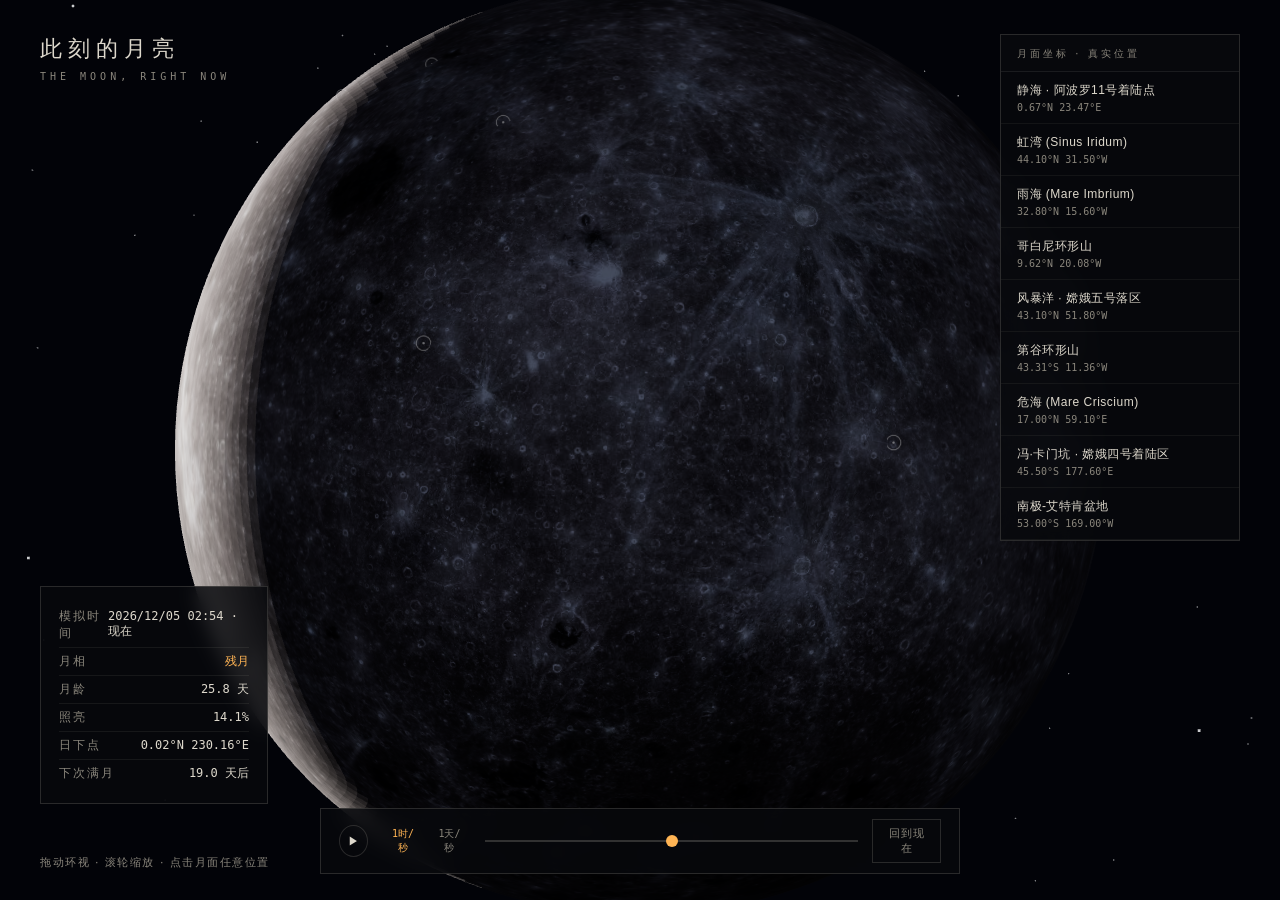
<file: index.html>
<!DOCTYPE html>
<html lang="zh-CN">
<head>
<meta charset="UTF-8">
<meta name="viewport" content="width=device-width, initial-scale=1.0, maximum-scale=1.0, user-scalable=no">
<title>此刻的月亮 · The Moon, Right Now</title>
<link rel="stylesheet" href="static/style.css">
</head>
<body>

<!-- 加载屏 -->
<div id="loading">
  <div class="load-title">此刻的月亮</div>
  <div class="load-bar"><i id="loadBar"></i></div>
  <div class="load-tip" id="loadTip">正在加载月球模型 · 3.9 MB</div>
</div>

<!-- 3D 舞台 -->
<div id="stage"></div>

<!-- 标题 -->
<header class="brand">
  <h1>此刻的月亮</h1>
  <p>THE MOON, RIGHT NOW</p>
</header>

<!-- 左下：读数 -->
<section class="readout" id="readout">
  <div class="ro-row"><span>模拟时间</span><b id="roTime">—</b></div>
  <div class="ro-row"><span>月相</span><b id="roPhase">—</b></div>
  <div class="ro-row"><span>月龄</span><b id="roAge">—</b></div>
  <div class="ro-row"><span>照亮</span><b id="roIllum">—</b></div>
  <div class="ro-row"><span>日下点</span><b id="roSub">—</b></div>
  <div class="ro-row"><span>下次满月</span><b id="roFull">—</b></div>
</section>

<!-- 点击月面的信息卡 -->
<section class="spot-card" id="spotCard" hidden>
  <div class="sc-head">
    <b id="scName">—</b>
    <button class="sc-close" id="scClose" aria-label="关闭">×</button>
  </div>
  <div class="sc-grid">
    <div><span>纬度</span><b id="scLat">—</b></div>
    <div><span>经度</span><b id="scLon">—</b></div>
    <div><span>太阳高度角</span><b id="scSun">—</b></div>
    <div><span>地表状态</span><b id="scDay">—</b></div>
  </div>
  <p class="sc-note" id="scNote"></p>
</section>

<!-- 右上：地标 -->
<section class="landmarks">
  <div class="lm-title">月面坐标 · 真实位置</div>
  <div id="lmList"></div>
</section>

<!-- 底部时间轴 -->
<footer class="timeline">
  <button id="btnPlay" class="tl-play" aria-label="播放">▶</button>
  <div class="tl-speed">
    <button data-spd="3600" class="on">1时/秒</button>
    <button data-spd="86400">1天/秒</button>
  </div>
  <input type="range" id="tlRange" min="-30" max="30" step="0.005" value="0">
  <button id="btnNow" class="tl-now">回到现在</button>
</footer>

<div class="hint">拖动环视 · 滚轮缩放 · 点击月面任意位置</div>

<script src="static/three.min.js"></script>
<script src="static/GLTFLoader.js"></script>
<script src="static/app.js"></script>
</body>
</html>
</file>
<file: static/style.css>
/* ==========================================================
   此刻的月亮 · 样式
   视觉：仪器面板。黑底、细线、等宽数字，不抢月亮的戏。
   ========================================================== */

* { margin: 0; padding: 0; box-sizing: border-box; }

:root {
  --bg: #050609;
  --text: #ddd8cc;
  --text-dim: #8a867c;
  --line: rgba(221, 216, 204, 0.16);
  --amber: #ffb454;
  --card: rgba(8, 9, 13, 0.82);
  --mono: "JetBrains Mono", "Cascadia Code", Consolas, ui-monospace, monospace;
  --sans: "PingFang SC", "Microsoft YaHei", system-ui, sans-serif;
}

html, body { height: 100%; overflow: hidden; }

body {
  background: var(--bg);
  color: var(--text);
  font-family: var(--sans);
  -webkit-font-smoothing: antialiased;
}

/* ---------- 舞台 ---------- */
#stage { position: fixed; inset: 0; cursor: grab; }
#stage:active { cursor: grabbing; }

/* ---------- 加载屏 ---------- */
#loading {
  position: fixed; inset: 0; z-index: 50;
  background: var(--bg);
  display: flex; flex-direction: column;
  align-items: center; justify-content: center; gap: 22px;
  transition: opacity 0.6s ease;
}
#loading.done { opacity: 0; pointer-events: none; }
.load-title {
  font-size: 20px; letter-spacing: 10px; text-indent: 10px;
  color: var(--text); font-weight: 300;
}
.load-bar {
  width: 220px; height: 1px; background: rgba(221,216,204,0.15);
  position: relative; overflow: hidden;
}
.load-bar i {
  display: block; height: 100%; width: 0%;
  background: var(--amber); transition: width 0.3s ease;
}
.load-tip { font-size: 11px; color: var(--text-dim); letter-spacing: 1px; }

/* ---------- 标题 ---------- */
.brand { position: fixed; top: 34px; left: 40px; z-index: 10; }
.brand h1 {
  font-size: 22px; font-weight: 500; letter-spacing: 6px;
  color: var(--text);
}
.brand p {
  margin-top: 7px; font-size: 10px; letter-spacing: 4px;
  color: var(--text-dim); font-family: var(--mono);
}

/* ---------- 读数面板 ---------- */
.readout {
  position: fixed; left: 40px; bottom: 96px; z-index: 10;
  width: 228px; padding: 16px 18px;
  background: var(--card);
  border: 1px solid var(--line);
  backdrop-filter: blur(10px);
}
.ro-row {
  display: flex; justify-content: space-between; align-items: baseline;
  padding: 5px 0; font-size: 12px;
}
.ro-row + .ro-row { border-top: 1px solid rgba(221,216,204,0.07); }
.ro-row span { color: var(--text-dim); letter-spacing: 2px; }
.ro-row b {
  font-family: var(--mono); font-weight: 400;
  color: var(--text); font-size: 12px;
}
#roPhase { color: var(--amber); }

/* ---------- 点击信息卡 ---------- */
.spot-card {
  position: fixed; right: 40px; bottom: 96px; z-index: 10;
  width: 264px; padding: 16px 18px;
  background: var(--card);
  border: 1px solid var(--line);
  backdrop-filter: blur(10px);
}
.sc-head {
  display: flex; justify-content: space-between; align-items: center;
  padding-bottom: 10px; border-bottom: 1px solid rgba(221,216,204,0.09);
}
.sc-head b { font-size: 13px; font-weight: 500; letter-spacing: 1px; }
.sc-close {
  background: none; border: none; color: var(--text-dim);
  font-size: 16px; cursor: pointer; line-height: 1;
}
.sc-close:hover { color: var(--text); }
.sc-grid {
  display: grid; grid-template-columns: 1fr 1fr; gap: 8px 14px;
  padding: 12px 0;
}
.sc-grid div { display: flex; flex-direction: column; gap: 3px; }
.sc-grid span { font-size: 10px; color: var(--text-dim); letter-spacing: 2px; }
.sc-grid b { font-family: var(--mono); font-weight: 400; font-size: 13px; }
.sc-note {
  font-size: 11px; line-height: 1.75; color: var(--text-dim);
  border-top: 1px solid rgba(221,216,204,0.09); padding-top: 10px;
}

/* ---------- 地标 ---------- */
.landmarks {
  position: fixed; top: 34px; right: 40px; z-index: 10;
  width: 240px;
  background: var(--card);
  border: 1px solid var(--line);
  backdrop-filter: blur(10px);
  max-height: calc(100vh - 210px);
  overflow-y: auto;
}
.lm-title {
  padding: 12px 16px 10px; font-size: 10px; letter-spacing: 3px;
  color: var(--text-dim);
  border-bottom: 1px solid rgba(221,216,204,0.09);
  position: sticky; top: 0; background: var(--card);
}
.lm-item {
  display: flex; flex-direction: column; gap: 3px; width: 100%;
  padding: 10px 16px; text-align: left;
  background: none; border: none; border-bottom: 1px solid rgba(221,216,204,0.06);
  cursor: pointer; color: var(--text);
  transition: background 0.15s;
}
.lm-item:hover { background: rgba(255,180,84,0.07); }
.lm-item span { font-size: 12px; letter-spacing: 0.5px; }
.lm-item i {
  font-style: normal; font-family: var(--mono);
  font-size: 10px; color: var(--text-dim);
}
.landmarks::-webkit-scrollbar { width: 3px; }
.landmarks::-webkit-scrollbar-thumb { background: rgba(221,216,204,0.2); }

/* ---------- 时间轴 ---------- */
.timeline {
  position: fixed; left: 50%; bottom: 26px; transform: translateX(-50%);
  z-index: 10; display: flex; align-items: center; gap: 14px;
  padding: 10px 18px;
  background: var(--card); border: 1px solid var(--line);
  backdrop-filter: blur(10px);
}
.tl-play {
  width: 32px; height: 32px; border-radius: 50%;
  background: none; border: 1px solid var(--line);
  color: var(--text); cursor: pointer; font-size: 11px;
  transition: all 0.15s;
}
.tl-play.on { border-color: var(--amber); color: var(--amber); }
.tl-speed { display: flex; gap: 4px; }
.tl-speed button {
  background: none; border: none; padding: 4px 8px;
  font-size: 10px; color: var(--text-dim); cursor: pointer;
  font-family: var(--mono);
}
.tl-speed button.on { color: var(--amber); }
#tlRange {
  width: min(420px, 40vw); appearance: none; height: 2px;
  background: rgba(221,216,204,0.2); outline: none; cursor: pointer;
}
#tlRange::-webkit-slider-thumb {
  appearance: none; width: 12px; height: 12px; border-radius: 50%;
  background: var(--amber); border: none;
}
.tl-now {
  background: none; border: 1px solid var(--line);
  color: var(--text-dim); font-size: 11px; padding: 6px 12px;
  cursor: pointer; letter-spacing: 1px; transition: all 0.15s;
}
.tl-now:hover { color: var(--text); border-color: rgba(221,216,204,0.4); }

/* ---------- 提示 ---------- */
.hint {
  position: fixed; bottom: 30px; left: 40px; z-index: 9;
  font-size: 11px; color: var(--text-dim); letter-spacing: 1.5px;
}

/* ---------- 移动端 ---------- */
@media (max-width: 760px) {
  .brand { top: 20px; left: 20px; }
  .brand h1 { font-size: 17px; letter-spacing: 4px; }
  .landmarks {
    top: auto; bottom: 90px; right: 12px; width: 190px;
    max-height: 34vh;
  }
  .readout { left: 12px; bottom: 90px; width: 196px; padding: 12px 14px; }
  .spot-card { right: 12px; left: auto; bottom: 90px; width: 210px; }
  .timeline { width: calc(100vw - 24px); gap: 8px; padding: 8px 10px; bottom: 14px; }
  #tlRange { width: auto; flex: 1; }
  .tl-speed { display: none; }
  .hint { display: none; }
}
</file>
